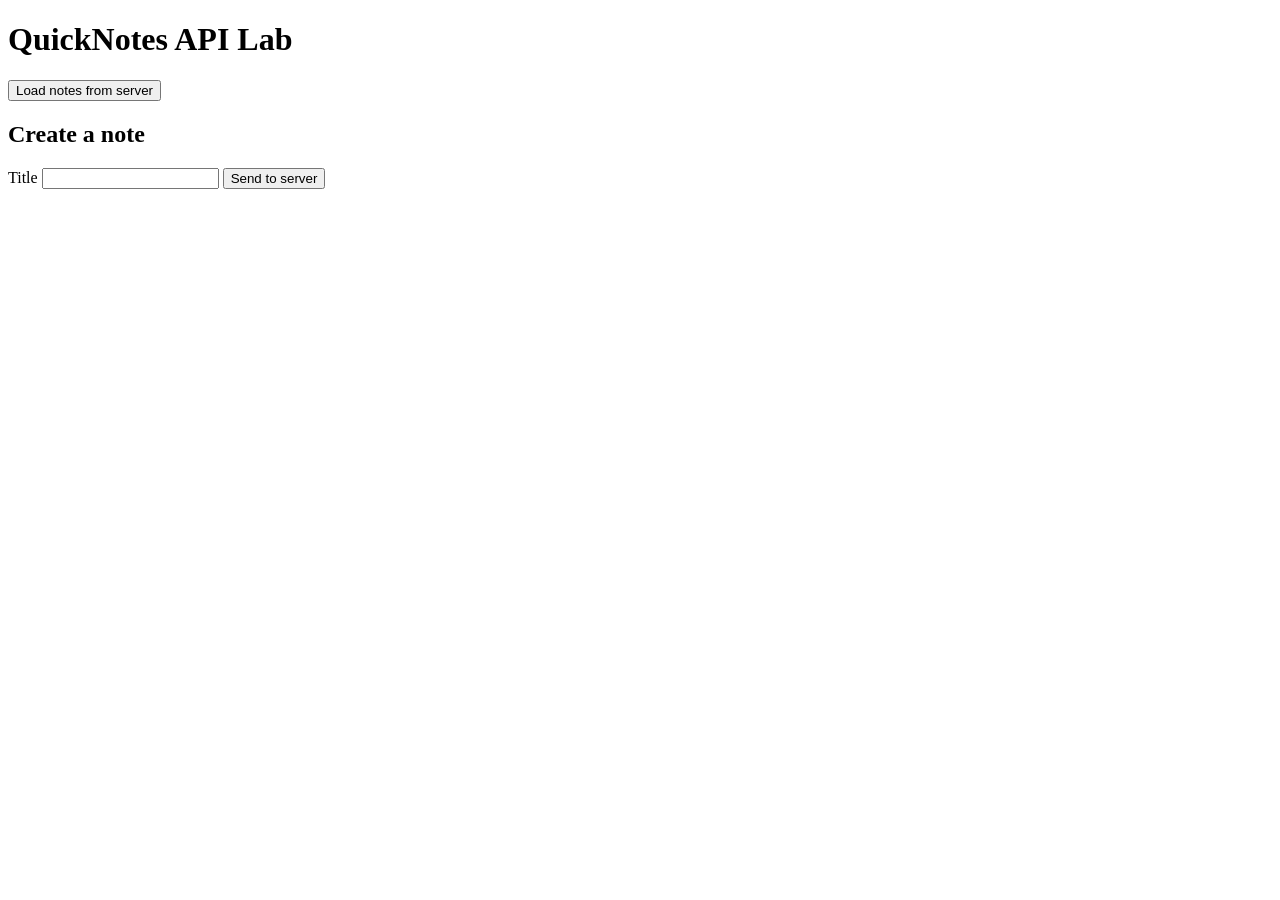
<file: practice/api-lab/index.html>
<!DOCTYPE html>
<html lang="en">
  <head>
    <meta charset="UTF-8" />
    <meta name="viewport" content="width=device-width, initial-scale=1.0" />
    <title>QuickNotes API Lab</title>
    <script src="app.js" defer></script>
  </head>
  <body>
    <h1>QuickNotes API Lab</h1>
    <button id="load-btn">Load notes from server</button>
    <p id="status"></p>
    <ul id="notes-list"></ul>
 
    <h2>Create a note</h2>
    <form id="note-form">
      <label for="title-input">Title</label>
      <input id="title-input" type="text" />
      <button type="submit">Send to server</button>
    </form>
  </body>
</html>
</file>
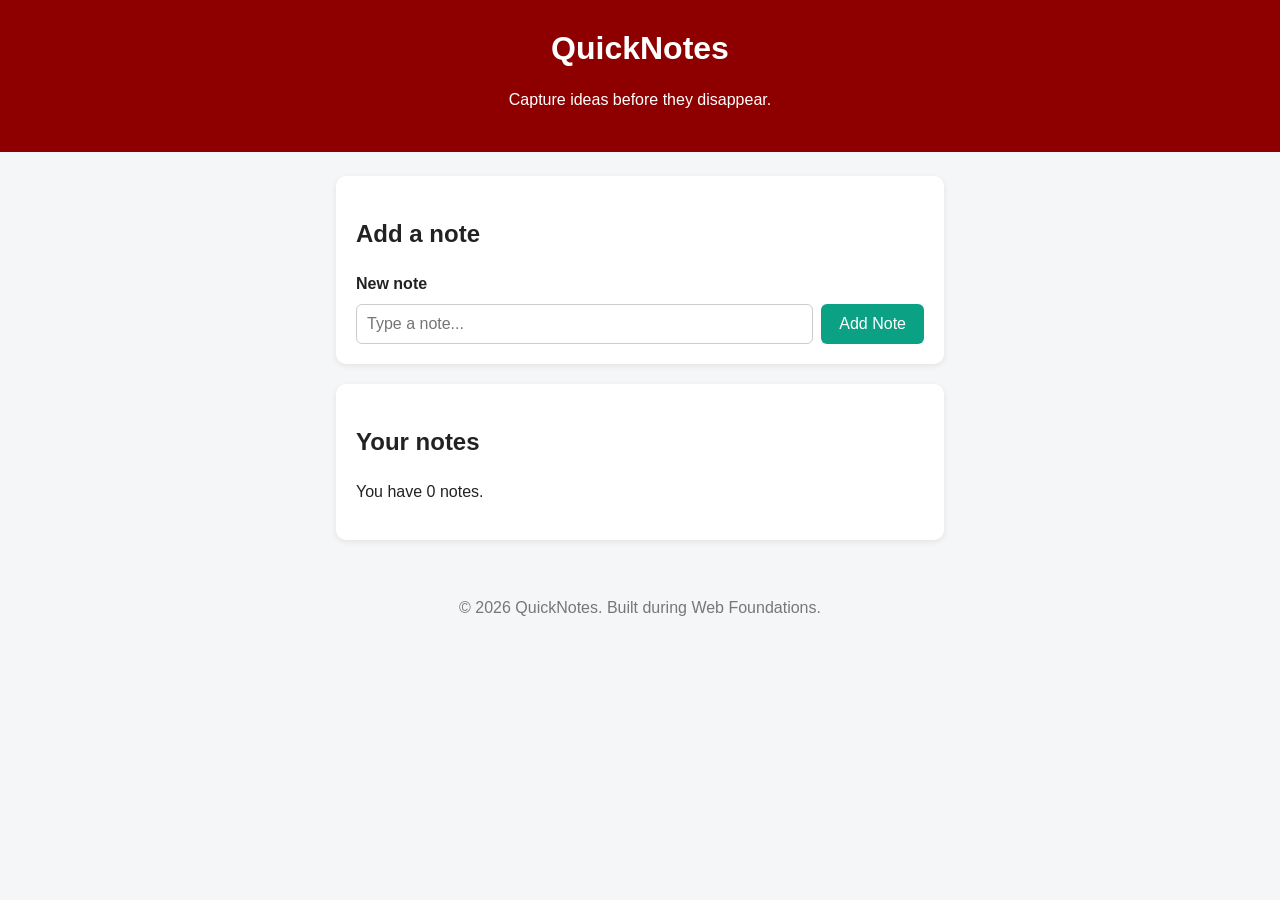
<file: practice/quicknotes-day1/index.html>
<!DOCTYPE html>
<html lang="en">
  <head>
    <meta charset="UTF-8" />
    <meta name="viewport" content="width=device-width, initial-scale=1.0" />
    <title>QuickNotes</title>
    <link rel="stylesheet" href="style.css" />
    <script src="script.js" defer></script>
  </head>
  <body>
    <header>
      <h1>QuickNotes</h1>
      <p>Capture ideas before they disappear.</p>
    </header>

    <main>
      <section>
        <h2>Add a note</h2>
        <form id="note-form">
          <label for="note-input">New note</label>
          <input type="text" id="note-input" placeholder="Type a note..." />
          <button type="submit">Add Note</button>
        </form>
      </section>

      <section>
        <h2>Your notes</h2>
        <p id="note-count">You have 2 notes.</p>
        <ul id="notes-list">
          <li class="note">Revise HTML forms</li>
          <li class="note">Push my code to GitHub</li>
        </ul>
      </section>
    </main>

    <footer>
      <p>&copy; 2026 QuickNotes. Built during Web Foundations.</p>
    </footer>
  </body>
</html>
</file>
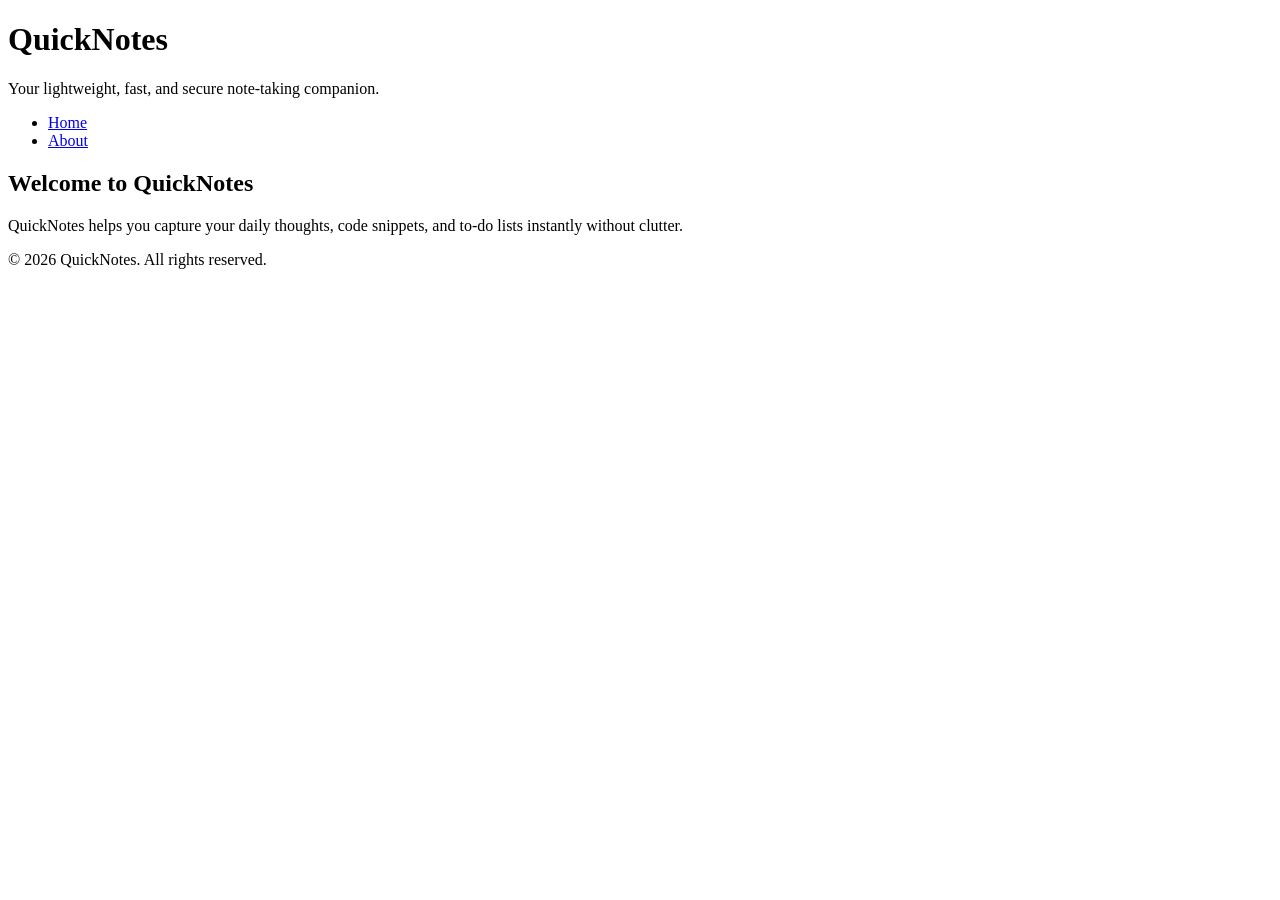
<file: web-foundations-days/day1/index.html>
<!DOCTYPE html>
<html lang="en">
<head>
    <meta charset="UTF-8">
    <meta name="viewport" content="width=device-width, initial-scale=1.0">
    <title>QuickNotes - Home</title>
</head>
<body>
    <header>
        <h1>QuickNotes</h1>
        <p>Your lightweight, fast, and secure note-taking companion.</p>
        <nav>
            <ul>
                <li><a href="index.html">Home</a></li>
                <li><a href="about.html">About</a></li>
            </ul>
        </nav>
    </header>

    <main>
        <section>
            <h2>Welcome to QuickNotes</h2>
            <p>QuickNotes helps you capture your daily thoughts, code snippets, and to-do lists instantly without clutter.</p>
        </section>
    </main>

    <footer>
        <p>&copy; 2026 QuickNotes. All rights reserved.</p>
    </footer>
</body>
</html>
</file>
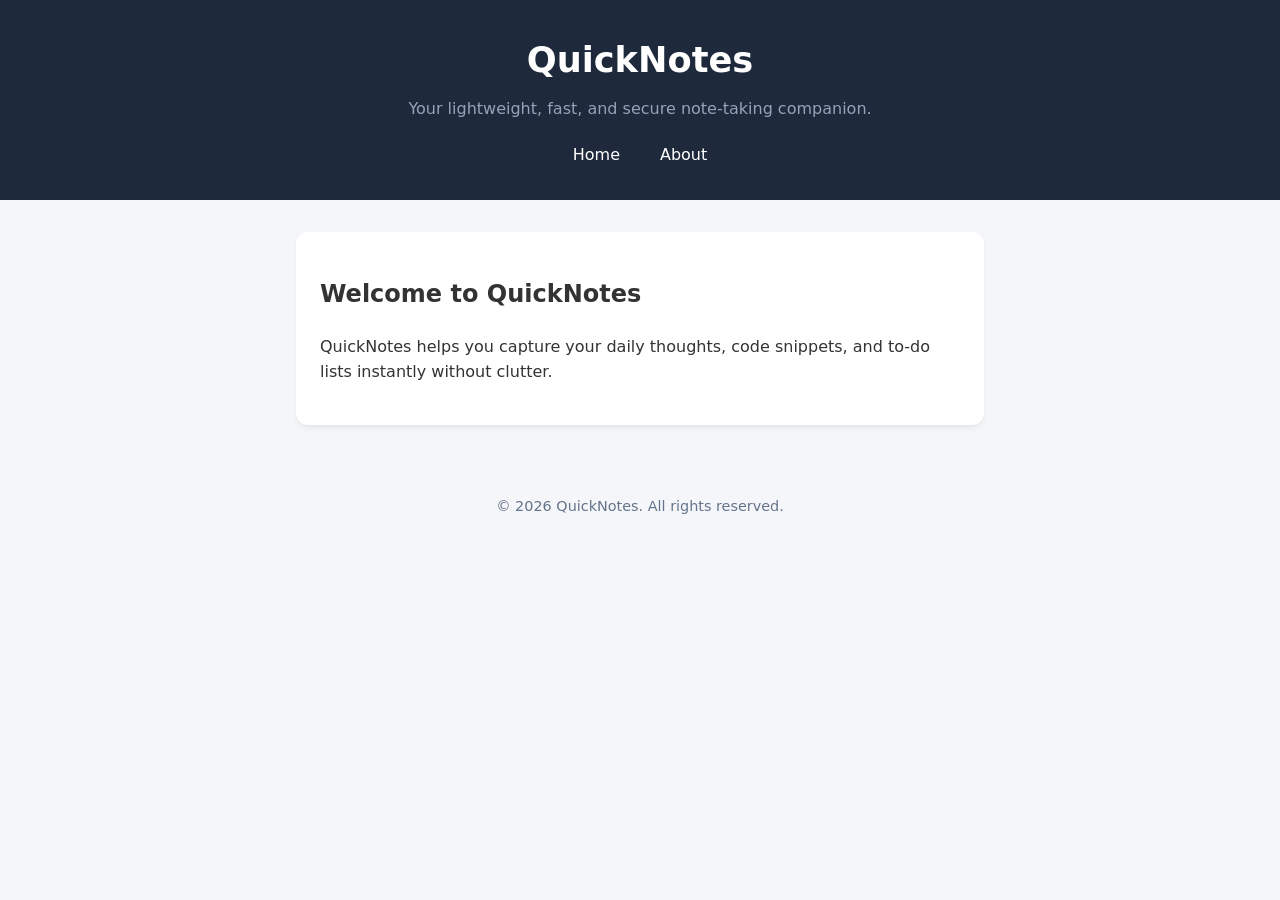
<file: web-foundations-days/day2/index.html>
<!DOCTYPE html>
<html lang="en">
<head>
    <meta charset="UTF-8">
    <meta name="viewport" content="width=device-width, initial-scale=1.0">
    <title>QuickNotes - Home</title>
    <link rel="stylesheet" href="style.css">
</head>
<body>
    <header>
        <h1>QuickNotes</h1>
        <p>Your lightweight, fast, and secure note-taking companion.</p>
        <nav>
            <ul>
                <li><a href="index.html">Home</a></li>
                <li><a href="about.html">About</a></li>
            </ul>
        </nav>
    </header>

    <main>
        <section>
            <h2>Welcome to QuickNotes</h2>
            <p>QuickNotes helps you capture your daily thoughts, code snippets, and to-do lists instantly without clutter.</p>
        </section>
    </main>

    <footer>
        <p>&copy; 2026 QuickNotes. All rights reserved.</p>
    </footer>
</body>
</html>
</file>
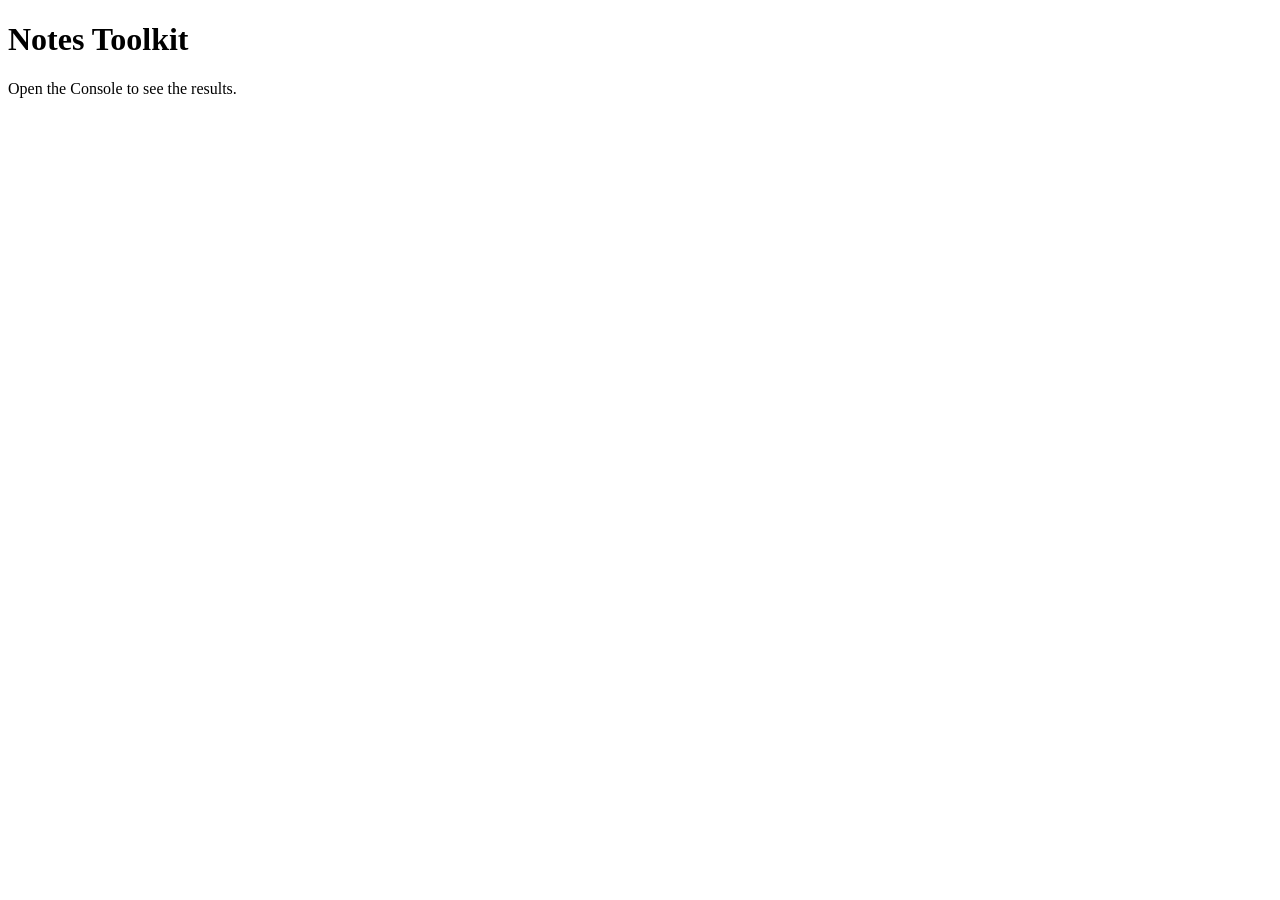
<file: web-foundations-days/day3/index.html>
<!DOCTYPE html>
<html lang="en">
<head>
    <meta charset="UTF-8">
    <meta name="viewport" content="width=device-width, initial-scale=1.0">
    <title>Notes Toolkit</title>
    <script src="script.js" defer></script>
</head>
<body>
    <h1>Notes Toolkit</h1>
    <p>Open the Console to see the results.</p>
</body>
</html>
</file>
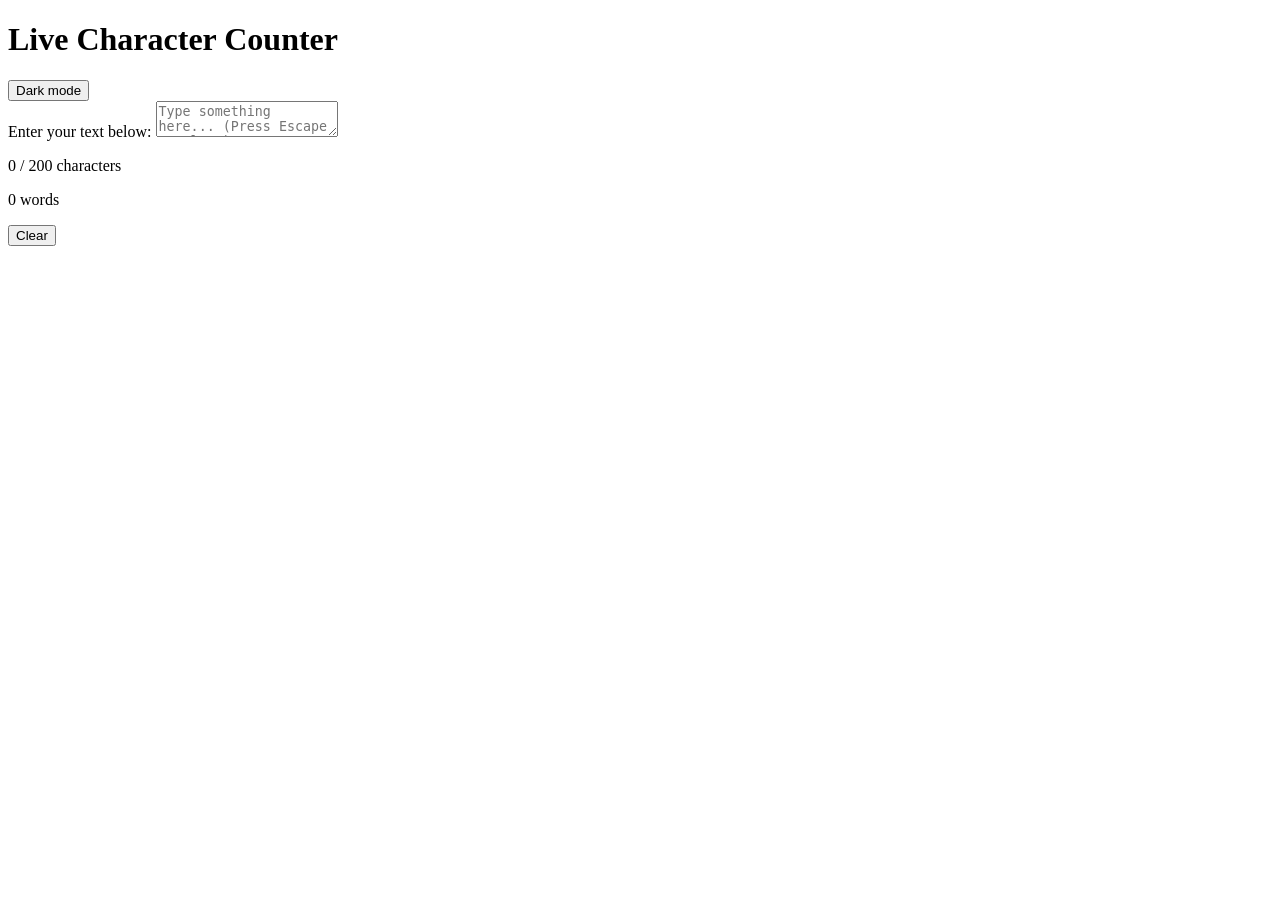
<file: web-foundations-days/day4/index.html>
<!DOCTYPE html>
<html lang="en">
<head>
    <meta charset="UTF-8">
    <meta name="viewport" content="width=device-width, initial-scale=1.0">
    <title>Live Character Counter and Dark Mode</title>
    <link rel="stylesheet" href="style.css">
    <script src="script.js" defer></script>
</head>
<body>
    <main class="container">
        <h1>Live Character Counter</h1>
        
        <div class="controls">
            <button id="theme-toggle">Dark mode</button>
        </div>

        <div class="editor-group">
            <label for="note-text">Enter your text below:</label>
            <textarea id="note-text" placeholder="Type something here... (Press Escape to clear)"></textarea>
        </div>

        <div class="stats">
            <p id="char-count">0 / 200 characters</p>
            <p id="word-count">0 words</p>
        </div>

        <button id="clear-btn">Clear</button>
    </main>
</body>
</html>
</file>
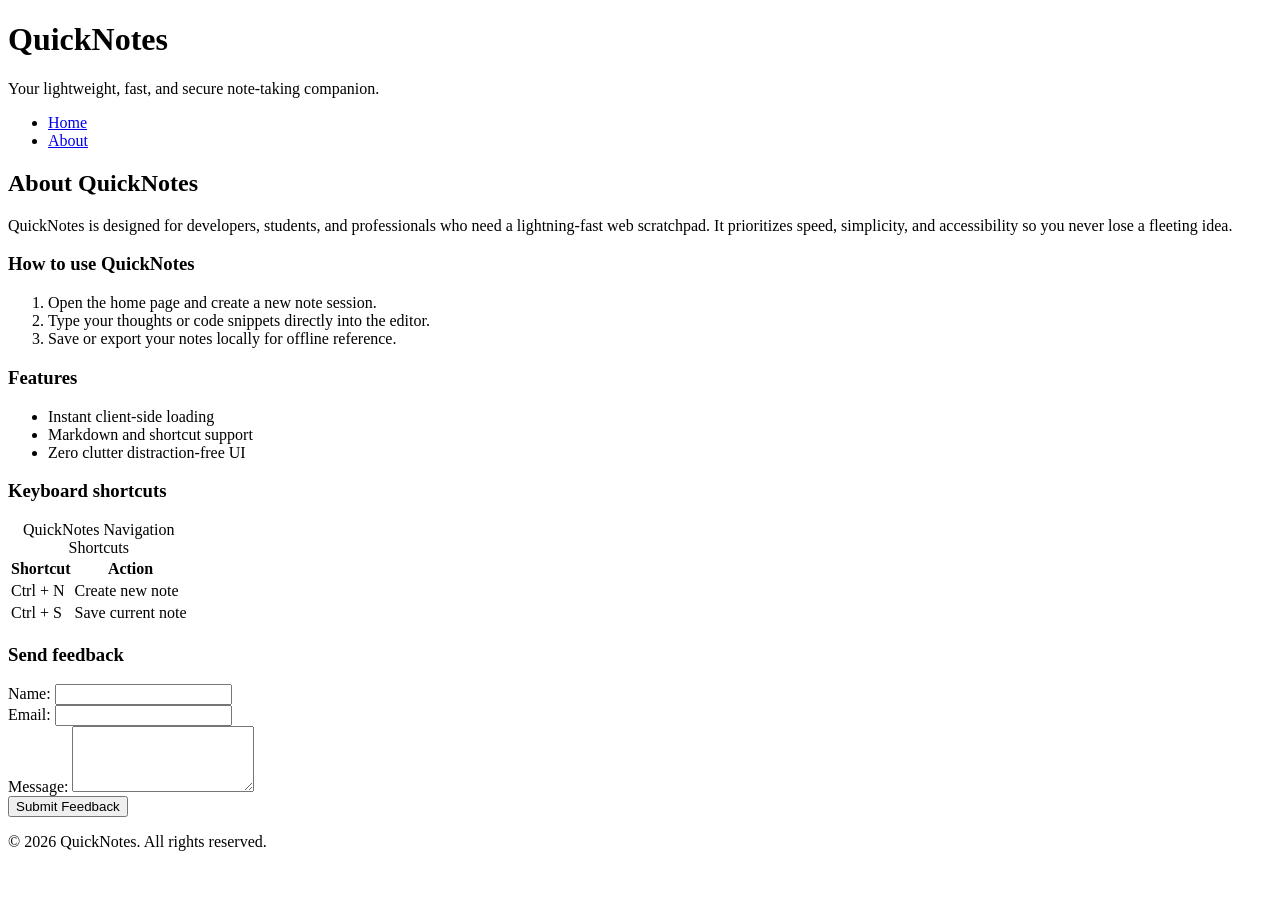
<file: web-foundations-days/day1/about.html>
<!DOCTYPE html>
<html lang="en">
<head>
    <meta charset="UTF-8">
    <meta name="viewport" content="width=device-width, initial-scale=1.0">
    <title>About QuickNotes</title>
</head>
<body>
    <header>
        <h1>QuickNotes</h1>
        <p>Your lightweight, fast, and secure note-taking companion.</p>
        <nav>
            <ul>
                <li><a href="index.html">Home</a></li>
                <li><a href="about.html">About</a></li>
            </ul>
        </nav>
    </header>

    <main>
        <h2>About QuickNotes</h2>
        <p>QuickNotes is designed for developers, students, and professionals who need a lightning-fast web scratchpad. It prioritizes speed, simplicity, and accessibility so you never lose a fleeting idea.</p>

        <section>
            <h3>How to use QuickNotes</h3>
            <ol>
                <li>Open the home page and create a new note session.</li>
                <li>Type your thoughts or code snippets directly into the editor.</li>
                <li>Save or export your notes locally for offline reference.</li>
            </ol>
        </section>

        <section>
            <h3>Features</h3>
            <ul>
                <li>Instant client-side loading</li>
                <li>Markdown and shortcut support</li>
                <li>Zero clutter distraction-free UI</li>
            </ul>
        </section>

        <section>
            <h3>Keyboard shortcuts</h3>
            <table>
                <caption>QuickNotes Navigation Shortcuts</caption>
                <thead>
                    <tr>
                        <th>Shortcut</th>
                        <th>Action</th>
                    </tr>
                </thead>
                <tbody>
                    <tr>
                        <td>Ctrl + N</td>
                        <td>Create new note</td>
                    </tr>
                    <tr>
                        <td>Ctrl + S</td>
                        <td>Save current note</td>
                    </tr>
                </tbody>
            </table>
        </section>

        <section>
            <h3>Send feedback</h3>
            <form action="#" method="POST">
                <div>
                    <label for="name">Name:</label>
                    <input type="text" id="name" name="name" required>
                </div>
                <div>
                    <label for="email">Email:</label>
                    <input type="email" id="email" name="email" required>
                </div>
                <div>
                    <label for="message">Message:</label>
                    <textarea id="message" name="message" rows="4" required></textarea>
                </div>
                <div>
                    <button type="submit">Submit Feedback</button>
                </div>
            </form>
        </section>
    </main>

    <footer>
        <p>&copy; 2026 QuickNotes. All rights reserved.</p>
    </footer>
</body>
</html>
</file>
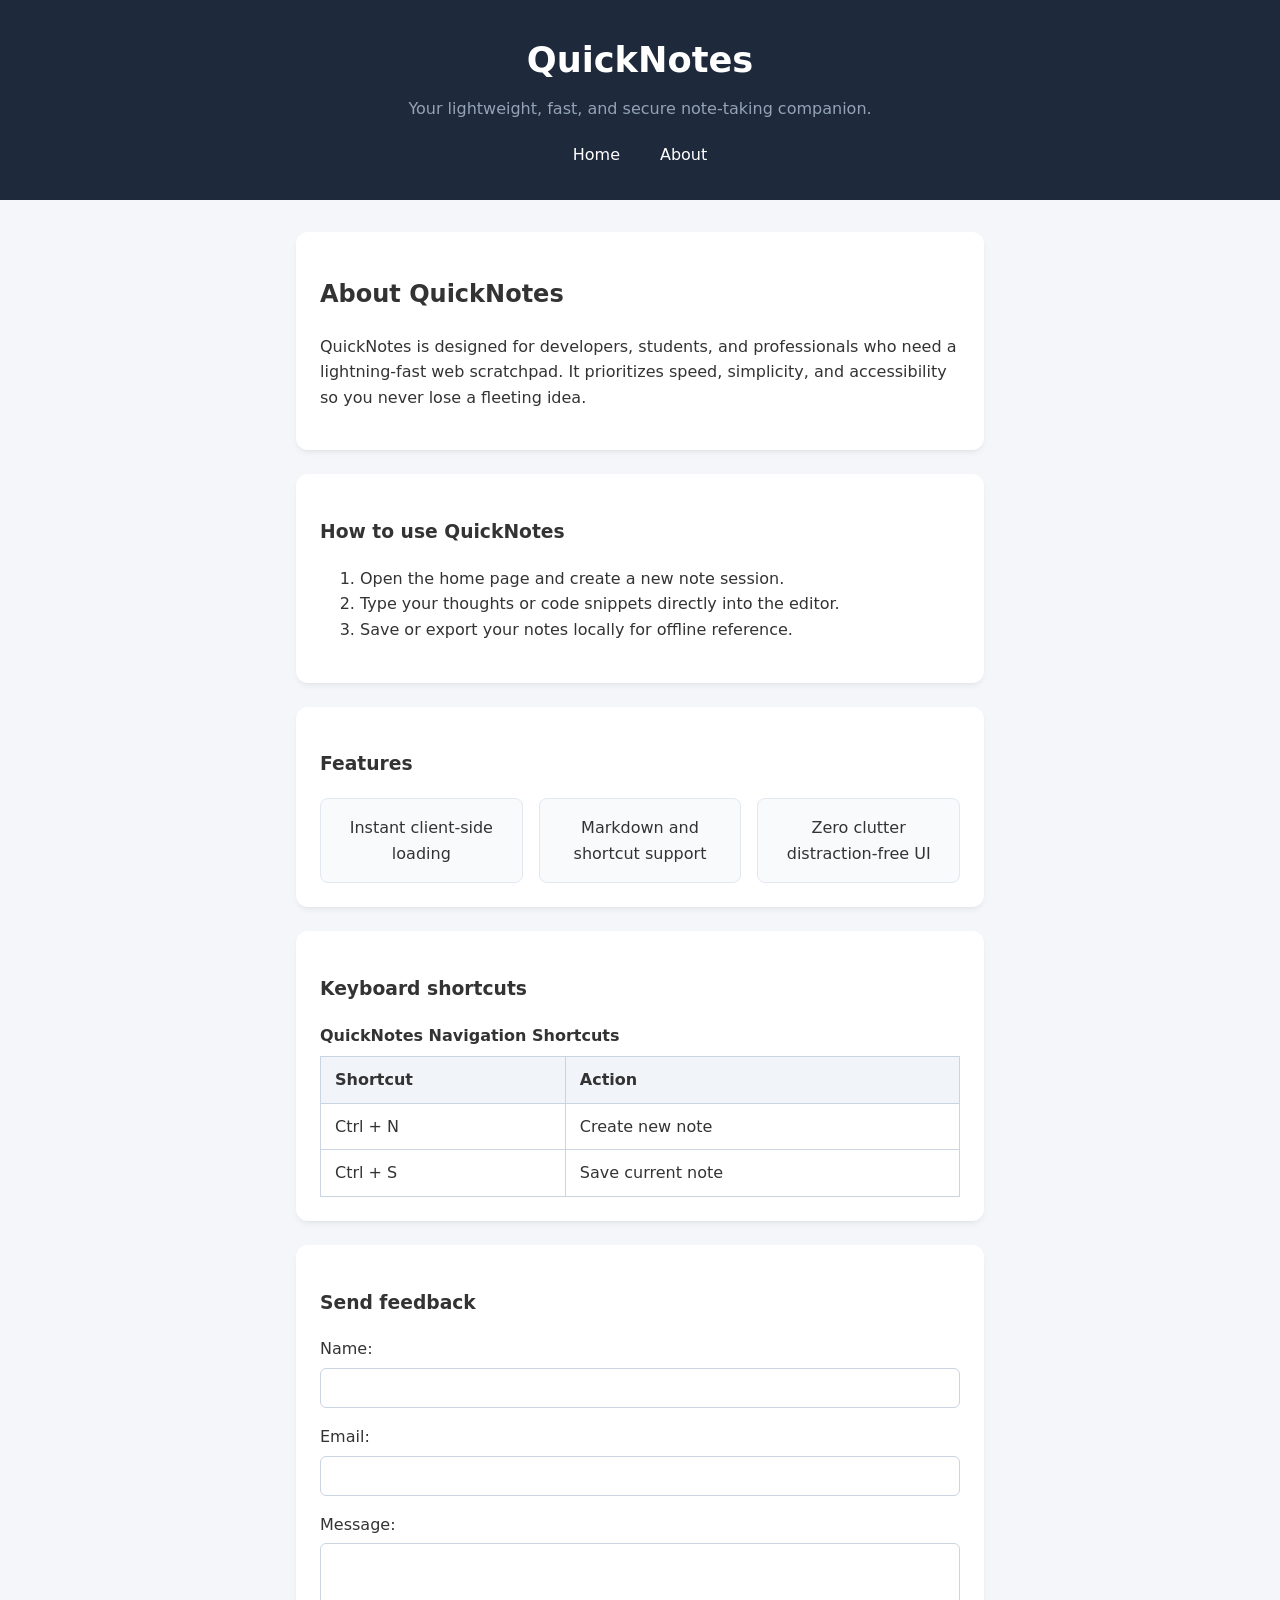
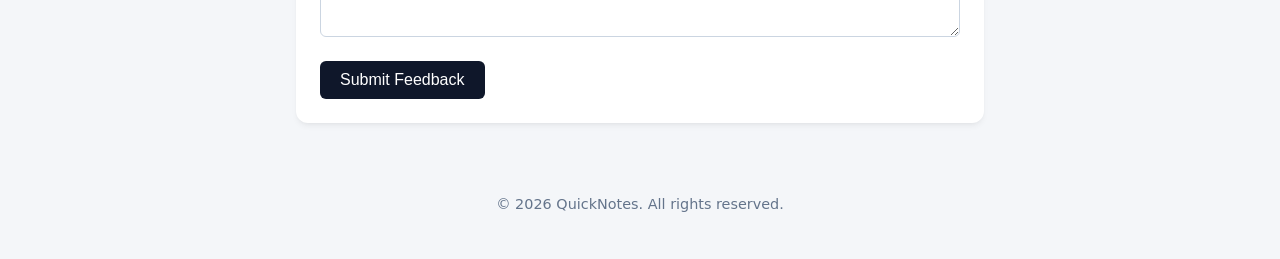
<file: web-foundations-days/day2/about.html>
<!DOCTYPE html>
<html lang="en">
<head>
    <meta charset="UTF-8">
    <meta name="viewport" content="width=device-width, initial-scale=1.0">
    <title>About QuickNotes</title>
    <link rel="stylesheet" href="style.css">
</head>
<body>
    <header>
        <h1>QuickNotes</h1>
        <p>Your lightweight, fast, and secure note-taking companion.</p>
        <nav>
            <ul>
                <li><a href="index.html">Home</a></li>
                <li><a href="about.html">About</a></li>
            </ul>
        </nav>
    </header>

    <main>
        <section>
            <h2>About QuickNotes</h2>
            <p>QuickNotes is designed for developers, students, and professionals who need a lightning-fast web scratchpad. It prioritizes speed, simplicity, and accessibility so you never lose a fleeting idea.</p>
        </section>

        <section>
            <h3>How to use QuickNotes</h3>
            <ol>
                <li>Open the home page and create a new note session.</li>
                <li>Type your thoughts or code snippets directly into the editor.</li>
                <li>Save or export your notes locally for offline reference.</li>
            </ol>
        </section>

        <section>
            <h3>Features</h3>
            <ul class="features">
                <li>Instant client-side loading</li>
                <li>Markdown and shortcut support</li>
                <li>Zero clutter distraction-free UI</li>
            </ul>
        </section>

        <section>
            <h3>Keyboard shortcuts</h3>
            <table>
                <caption>QuickNotes Navigation Shortcuts</caption>
                <thead>
                    <tr>
                        <th>Shortcut</th>
                        <th>Action</th>
                    </tr>
                </thead>
                <tbody>
                    <tr>
                        <td>Ctrl + N</td>
                        <td>Create new note</td>
                    </tr>
                    <tr>
                        <td>Ctrl + S</td>
                        <td>Save current note</td>
                    </tr>
                </tbody>
            </table>
        </section>

        <section>
            <h3>Send feedback</h3>
            <form action="#" method="POST">
                <div class="form-group">
                    <label for="name">Name:</label>
                    <input type="text" id="name" name="name" required>
                </div>
                <div class="form-group">
                    <label for="email">Email:</label>
                    <input type="email" id="email" name="email" required>
                </div>
                <div class="form-group">
                    <label for="message">Message:</label>
                    <textarea id="message" name="message" rows="4" required></textarea>
                </div>
                <div>
                    <button type="submit">Submit Feedback</button>
                </div>
            </form>
        </section>
    </main>

    <footer>
        <p>&copy; 2026 QuickNotes. All rights reserved.</p>
    </footer>
</body>
</html>
</file>
<file: practice/quicknotes-day1/style.css>
/* 1. Reset: predictable sizing and no default body margin */
*,
*::before,
*::after {
  box-sizing: border-box;
}
 
body {
  margin: 0;
  font-family: "Segoe UI", Arial, sans-serif;
  background-color: #f4f6f8;
  color: #222;
  line-height: 1.5;
}
 
/* 2. Header */
header {
  background-color: #8e0000;
  color: white;
  text-align: center;
  padding: 24px 16px;
}
 
header h1 {
  margin: 0;
}
 
/* 3. Centre the main content and limit its width */
main {
  max-width: 640px;
  margin: 24px auto;   /* auto left/right margins centre a block */
  padding: 0 16px;
}
 
section {
  background: white;
  padding: 20px;
  border-radius: 10px;
  margin-bottom: 20px;
  box-shadow: 0 2px 6px rgba(0, 0, 0, 0.08);
}
 
/* 4. Form layout with Flexbox */
#note-form {
  display: flex;
  gap: 8px;
  flex-wrap: wrap;
}
 
#note-form label {
  width: 100%;          /* label on its own line */
  font-weight: bold;
}
 
#note-input {
  flex: 1;
  padding: 10px;
  border: 1px solid #ccc;
  border-radius: 6px;
  font-size: 1rem;
}
 
button {
  background-color: #0ba184;
  color: white;
  border: none;
  padding: 10px 18px;
  border-radius: 6px;
  font-size: 1rem;
  cursor: pointer;
}
 
button:hover {
  background-color: #088a70;
}
 
/* 5. Notes list */
#notes-list {
  list-style: none;     /* remove bullet points */
  padding: 0;
}
 
.note {
  background-color: #fffbe6;
  border-left: 4px solid #0ba184;
  padding: 12px 16px;
  margin-bottom: 10px;
  border-radius: 6px;
}
 
/* 6. Footer */
footer {
  text-align: center;
  color: #777;
  padding: 16px;
}
 
/* 7. Phones */
@media (max-width: 600px) {
  #note-form {
    flex-direction: column;
  }
}
</file>
<file: web-foundations-days/day2/style.css>
/* 1. Box-sizing reset & base styles */
*,
*::before,
*::after {
  box-sizing: border-box;
}

body {
  margin: 0;
  font-family: system-ui, -apple-system, BlinkMacSystemFont, "Segoe UI", Roboto, sans-serif;
  background-color: #f4f6f9;
  color: #333;
  line-height: 1.6;
}

/* 2. Header & Nav styles */
header {
  background-color: #1e293b;
  color: white;
  text-align: center;
  padding: 32px 16px;
  transition: padding 0.3s ease;
}

header h1 {
  margin: 0 0 8px 0;
  font-size: 2.2rem;
  transition: font-size 0.3s ease;
}

header p {
  margin: 0 0 20px 0;
  color: #94a3b8;
}

header nav ul {
  list-style: none;
  padding: 0;
  margin: 0;
  display: flex;
  justify-content: center;
  gap: 16px;
}

header nav a {
  color: white;
  text-decoration: none;
  font-weight: 500;
  padding: 6px 12px;
  border-radius: 4px;
  transition: background-color 0.2s ease, color 0.2s ease;
}

header nav a:hover {
  background-color: #334155;
  color: #38bdf8;
}

/* 3. Centered Main & Section Cards */
main {
  max-width: 720px;
  margin: 32px auto;
  padding: 0 16px;
}

section {
  background: white;
  padding: 24px;
  border-radius: 12px;
  margin-bottom: 24px;
  box-shadow: 0 4px 6px -1px rgba(0, 0, 0, 0.05), 0 2px 4px -2px rgba(0, 0, 0, 0.05);
}

/* 4. Features CSS Grid */
ul.features {
  list-style: none;
  padding: 0;
  margin: 0;
  display: grid;
  grid-template-columns: repeat(auto-fit, minmax(180px, 1fr));
  gap: 16px;
}

ul.features li {
  background-color: #f8fafc;
  border: 1px solid #e2e8f0;
  padding: 16px;
  border-radius: 8px;
  text-align: center;
  font-weight: 500;
}

/* 5. Table styling */
table {
  width: 100%;
  border-collapse: collapse;
  margin-top: 12px;
}

table caption {
  font-weight: bold;
  margin-bottom: 8px;
  text-align: left;
}

th, td {
  border: 1px solid #cbd5e1;
  padding: 10px 14px;
  text-align: left;
}

th {
  background-color: #f1f5f9;
}

/* 6. Form styling */
.form-group {
  margin-bottom: 16px;
}

form label {
  display: block;
  font-weight: 500;
  margin-bottom: 6px;
}

form input[type="text"],
form input[type="email"],
form textarea {
  width: 100%;
  padding: 10px 12px;
  border: 1px solid #cbd5e1;
  border-radius: 6px;
  font-size: 1rem;
}

form input:focus,
form textarea:focus {
  outline: none;
  border-color: #38bdf8;
  box-shadow: 0 0 0 3px rgba(56, 189, 248, 0.15);
}

/* Button & Transitions */
button {
  background-color: #0f172a;
  color: white;
  border: none;
  padding: 10px 20px;
  border-radius: 6px;
  font-size: 1rem;
  font-weight: 500;
  cursor: pointer;
  transition: background-color 0.2s ease, transform 0.1s ease;
}

button:hover {
  background-color: #1e293b;
}

button:active {
  transform: scale(0.98);
}

/* Footer */
footer {
  text-align: center;
  color: #64748b;
  padding: 24px;
  font-size: 0.9rem;
}

/* 7. Media Query for Small Screens */
@media (max-width: 600px) {
  header {
    padding: 20px 12px;
  }
  
  header h1 {
    font-size: 1.8rem;
  }

  main {
    margin: 16px auto;
  }

  section {
    padding: 16px;
  }
}
</file>
<file: web-foundations-days/day4/style.css>
const textarea = document.getElementById('note-text');
const charCount = document.getElementById('char-count');
const wordCount = document.getElementById('word-count');
const clearBtn = document.getElementById('clear-btn');
const themeToggleBtn = document.getElementById('theme-toggle');

const MAX_CHARS = 200;

// Function to update character and word counts + apply threshold classes
function updateCounts() {
    const text = textarea.value;
    const currentLength = text.length;
    
    // Calculate word count (splitting by whitespace, filtering out empty strings)
    const words = text.trim() === '' ? [] : text.trim().split(/\s+/);
    const currentWords = words.length;

    // Update text content
    charCount.textContent = `${currentLength} / ${MAX_CHARS} characters`;
    wordCount.textContent = `${currentWords} ${currentWords === 1 ? 'word' : 'words'}`;

    // Reset classes
    charCount.className = '';

    // Apply warning (> 180) or over (> 200) styling
    if (currentLength > MAX_CHARS) {
        charCount.classList.add('over');
    } else if (currentLength > 180) {
        charCount.classList.add('warning');
    }
}

// Save draft and update counts on input
textarea.addEventListener('input', () => {
    updateCounts();
    localStorage.setItem('draft', textarea.value);
});

// Clear button logic
function clearAll() {
    textarea.value = '';
    localStorage.removeItem('draft');
    updateCounts();
    textarea.focus();
}

clearBtn.addEventListener('click', clearAll);

// Escape key shortcut inside textarea
textarea.addEventListener('keydown', (e) => {
    if (e.key === 'Escape') {
        clearAll();
    }
});

// Theme Toggle logic
function applyTheme(isDark) {
    if (isDark) {
        document.body.classList.add('dark');
        themeToggleBtn.textContent = 'Light mode';
    } else {
        document.body.classList.remove('dark');
        themeToggleBtn.textContent = 'Dark mode';
    }
}

themeToggleBtn.addEventListener('click', () => {
    const isDark = document.body.classList.toggle('dark');
    themeToggleBtn.textContent = isDark ? 'Light mode' : 'Dark mode';
    localStorage.setItem('theme', isDark ? 'dark' : 'light');
});

// Initial load: Restore state from localStorage
window.addEventListener('DOMContentLoaded', () => {
    // Restore text draft
    const savedDraft = localStorage.getItem('draft');
    if (savedDraft !== null) {
        textarea.value = savedDraft;
    }

    // Restore theme preference
    const savedTheme = localStorage.getItem('theme');
    if (savedTheme === 'dark') {
        applyTheme(true);
    } else {
        applyTheme(false);
    }

    // Run initial count calculation
    updateCounts();
});
</file>
